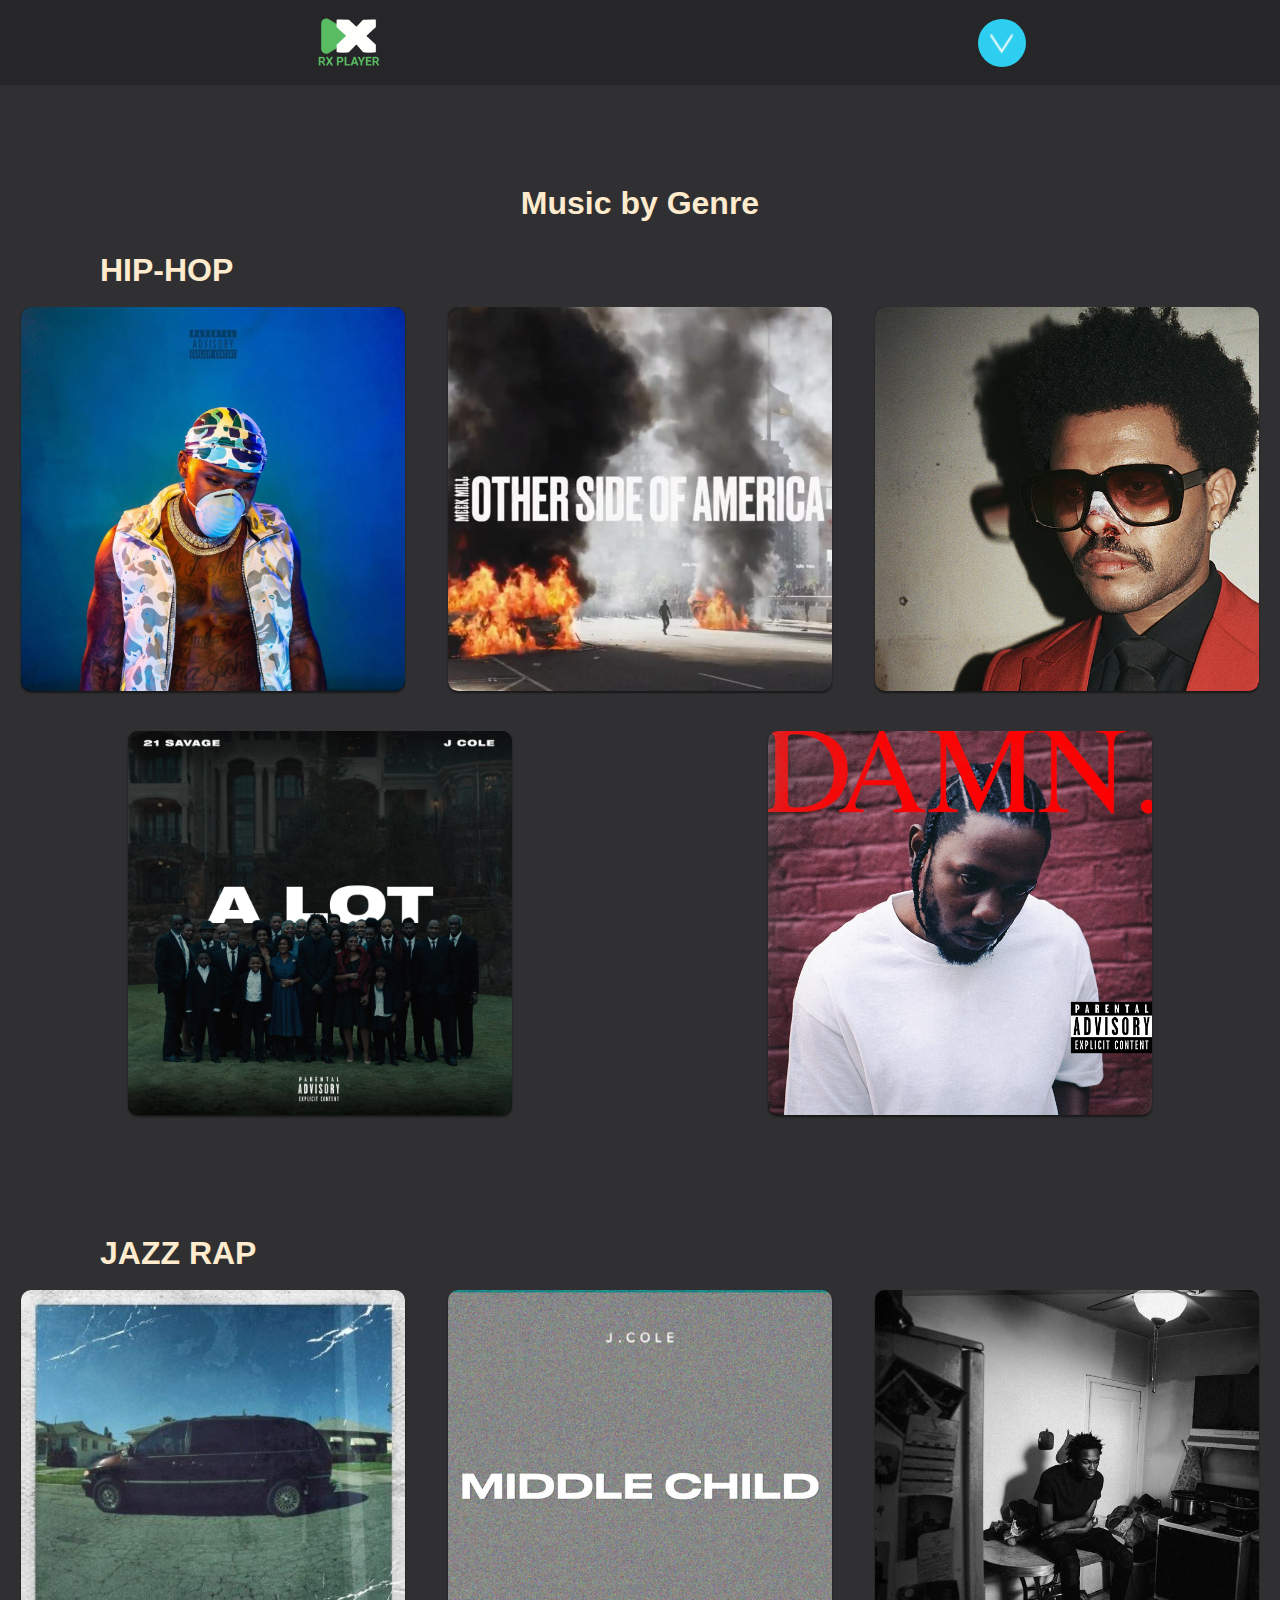
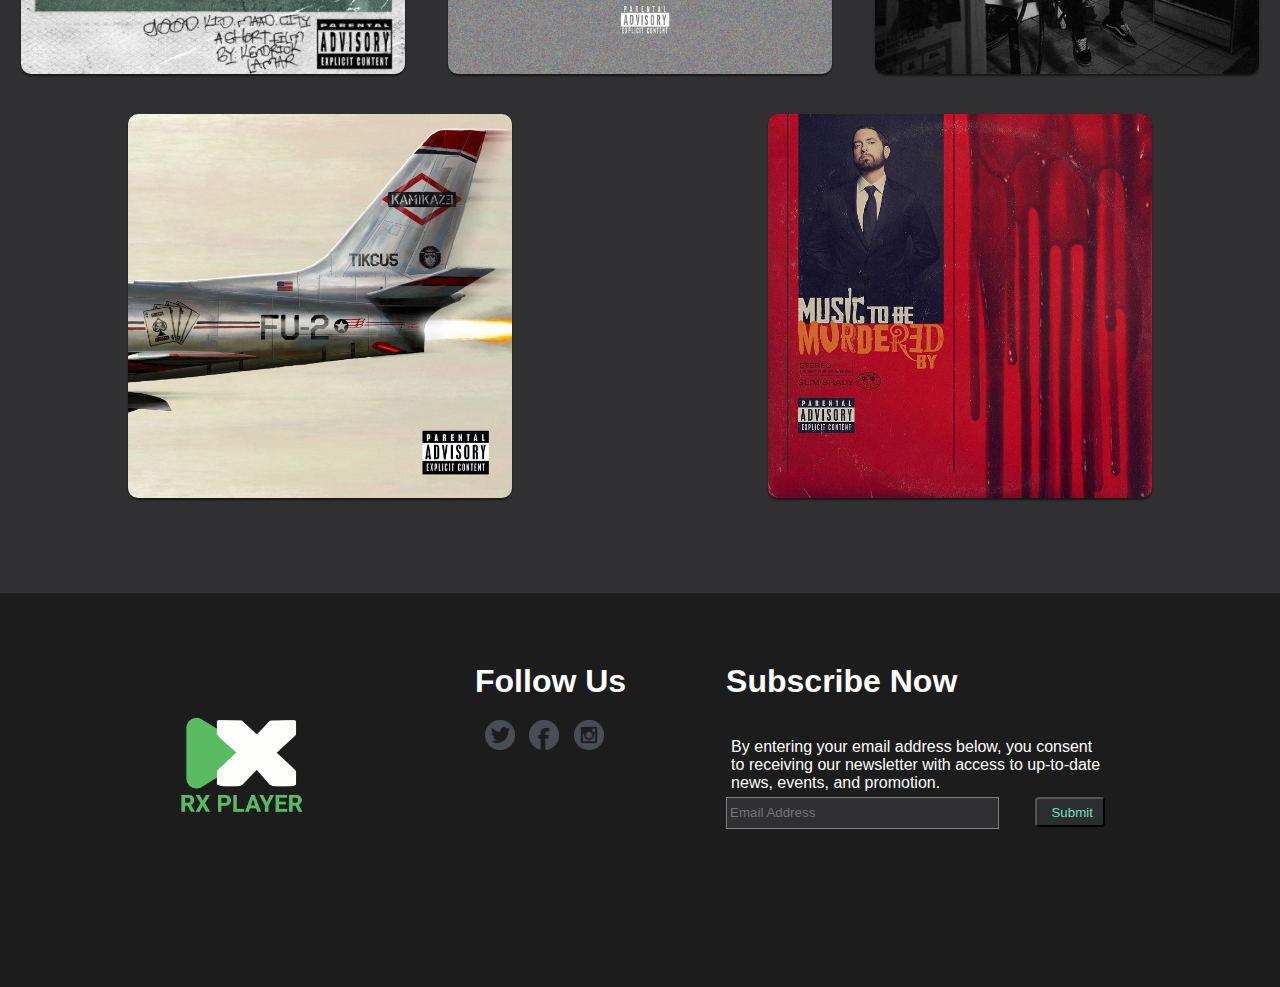
<file: Website/HTML/genre.html>
<!DOCTYPE html>
<html lang="en">
<head>
    <meta charset="UTF-8">
    <meta name="viewport" content="width=device-width, initial-scale=1.0">
    <link rel="stylesheet" href="../CSS/genre.css">
    <title>Document</title>
</head>
<body>
    <header>
        <div class="navbar">
            <a href="../HTML/index.html" class="logo" ><img class="logo1"src="../../Asset/LOGO.png" alt=""></a>
            <div class="icon" >
                <button>
                    <div class="icon-button dropbutton">
                        <img class="button" src="../../Asset/DropButton.png" alt="">
                        <i class="icon-dropbutton"></i><span></span></a>
                    </div>    
                </button>
                <div class="menu">
                    <div class="home"><a class="menu-selection" href="../html/index.html">Home</a></div>
                    <div class="register"><a class="menu-selection" href="../html/registration.html">Register</a></div>
                    <div class="premium"><a class="menu-selection" href="../HTML/premium.html">Premium</a></div>
                    <div class="top"><a class="menu-selection" href="../html/Top10.html">Top 10 Asian Music</a></div>
                    <div class="genre"><a class="menu-selection" href="../HTML/genre.html">Music by Genre</a></div>
                </div>
            </div>
        </div>
    </header>

    <div class="title">
        <h1>Music by Genre</h1>
    </div>
    
    <div class="card-genre">
         <h1>HIP-HOP</h1>
     </div>

    <div class="container-genre">
        <div class="card">
            <img src="../../Asset/1.jpg" alt="">
            <div class="content">
                <h1>ROCKSTAR FT RODDY RICCH</h1>
                <p>DaBaby</p>
            </div>
        </div>
        <div class="card">
            <img src="../../Asset/2.jpg" alt="">
            <div class="content">
                <h1>Otherside of America</h1>
                <p>Meek Mill</p>
            </div>
        </div>
        <div class="card">
            <img src="../../Asset/3.jpg" alt="">
            <div class="content">
                <h1>In Your Eye</h1>
                <p>The Weekend</p>
            </div>
        </div>
        <div class="card">
            <img src="../../Asset/4.jpg" alt="">
            <div class="content">
                <h1>A LOT</h1>
                <p>21 Savage</p>
            </div>
        </div>
        <div class="card">
            <img src="../../Asset/5.jpg" alt="">
            <div class="content">
                <h1>DNA.</h1>
                <p>Kenrick Lamar</p>
            </div>
        </div>
    </div>
    <div class="card-genre jazz">
        <h1>JAZZ RAP</h1>
    </div>

    <div class="container-genre">
        <div class="card">
            <img src="../../Asset/6.jpg" alt="">
            <div class="content">
                <h1>Poetic Justice</h1>
                <p>Kenrick Lamar</p>
            </div>
        </div>
        <div class="card">
            <img src="../../Asset/7.jpg" alt="">
            <div class="content">
                <h1>Middle Child</h1>
                <p>J.Cole</p>
            </div>
        </div>
        <div class="card">
            <img src="../../Asset/8.jpg" alt="">
            <div class="content">
                <h1>Calligraphy</h1>
                <p>Saba</p>
            </div>
        </div>
        <div class="card">
            <img src="../../Asset/9.jpg" alt="">
            <div class="content">
                <h1>Lucky You</h1>
                <p>Eminem</p>
            </div>
        </div>
        <div class="card">
            <img src="../../Asset/10.jpg" alt="">
            <div class="content">
                <h1>Godzilla Ft. Juice WRLD</h1>
                <p>Eminem</p>
            </div>
        </div>
    </div>


    
    <div class="footer">
        <div class="inner-footer">
            <div class="logo-container">
                <img src="../../Asset/LOGO.png" alt="">
            </div>
            <div class="footer-third">
                <h1>Follow Us</h1>
                <div class="social">
                    <a href="https://www.twitter.com"><img class="icon" src="../../Asset/twitter.png" alt=""></a>
                    <a href="https://www.facebook.com"> <img class="icon" src="../../Asset/facebook.png" alt=""></a>
                    <a href="https://www.instagram.com"> <img class="icon" src="../../Asset/instagram.png" alt=""></a>    
                </div>
                </div>
            <div class="footer-third email">
                <h1>Subscribe Now</h1>
                <br>
                <p>By entering your email address below, you consent <br> to receiving our newsletter with access to up-to-date <br> news, events, and promotion.</p>
                <form class="form" action="index.html" method="post">
                    <input type="email" name="email" class="text-input contact-input" placeholder="Email Address">
                    <button type="submit" class="btn btn-big">
                        <p>Submit</p>
                    </button>
                </form>
            </div>
        </div>
    </div>
</body>
</html>
</file>
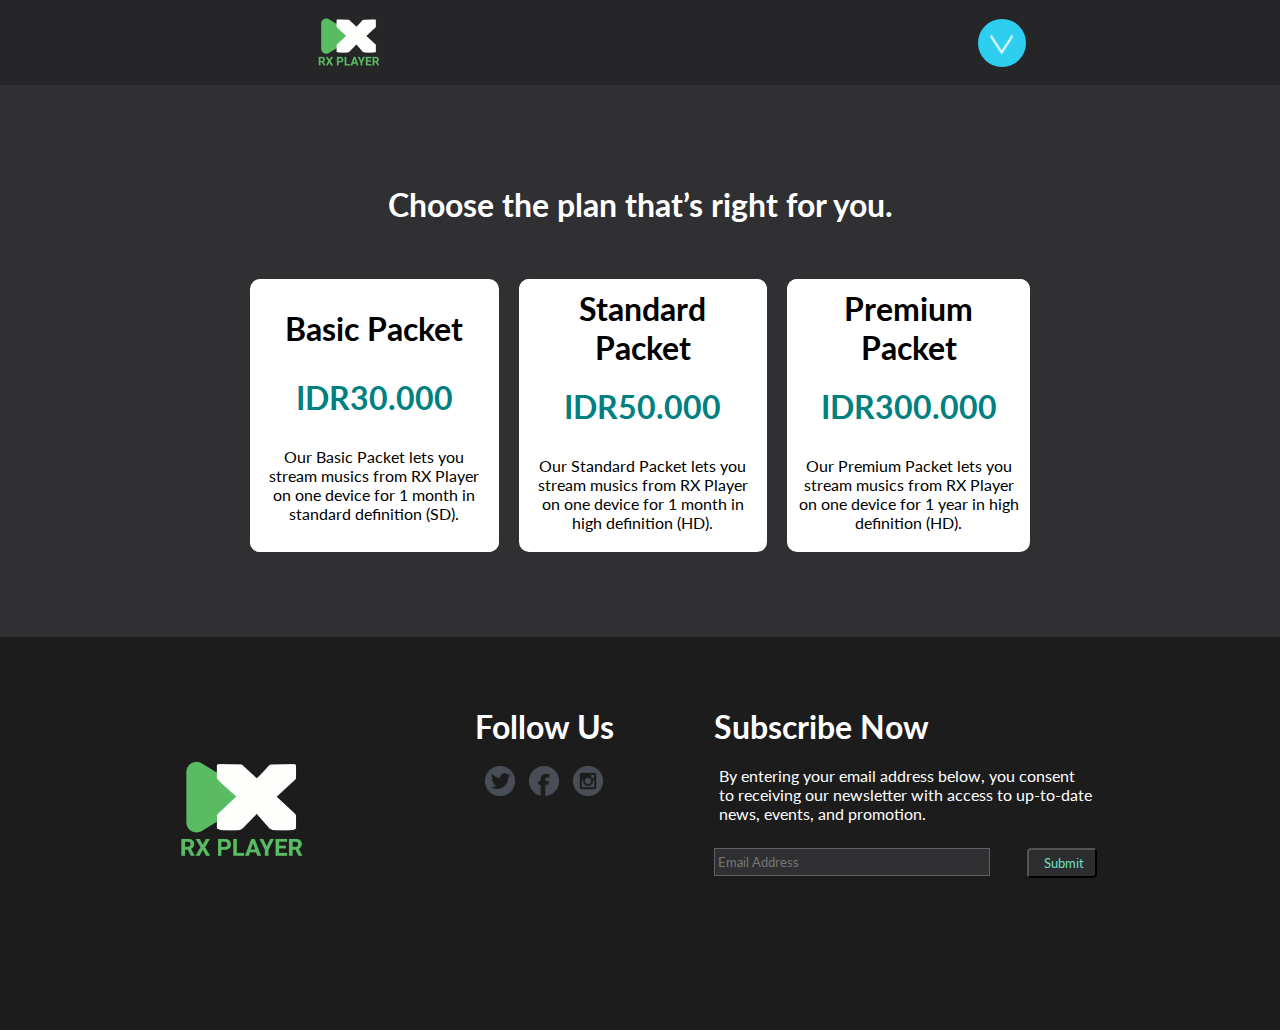
<file: Website/HTML/premium.html>
<!DOCTYPE html>
<html lang="en">
<head>
    <meta charset="UTF-8">
    <meta name="viewport" content="width=device-width, initial-scale=1.0">
    <link rel="stylesheet" href="../CSS/premium.css">
    <link href="https://fonts.googleapis.com/css2?family=Lato:wght@400;700&display=swap" rel="stylesheet">
    <title>Premium</title>
    <script src="https://code.jquery.com/jquery-3.5.1.min.js" integrity="sha256-9/aliU8dGd2tb6OSsuzixeV4y/faTqgFtohetphbbj0=" crossorigin="anonymous"></script>
    <script defer src="../JS/main.js"></script>
</head>
<body>
    <header>
        <div class="navbar">
            <a href="../HTML/index.html" class="logo" ><img class="logo1"src="../../Asset/LOGO.png" alt=""></a>
            <div class="icon" >
                <button>
                    <div class="icon-button dropbutton">
                        <img class="button" src="../../Asset/DropButton.png" alt="">
                        <i class="icon-dropbutton"></i><span></span></a>
                    </div>    
                </button>
                <div class="menu">
                    <div class="home"><a class="menu-selection" href="../html/index.html">Home</a></div>
                    <div class="register"><a class="menu-selection" href="../html/registration.html">Register</a></div>
                    <div class="premium"><a class="menu-selection" href="../HTML/premium.html">Premium</a></div>
                    <div class="top"><a class="menu-selection" href="../html/Top10.html">Top 10 Asian Music</a></div>
                    <div class="genre"><a class="menu-selection" href="../HTML/genre.html">Music by Genre</a></div>
                </div>
            </div>
        </div>
    </header>

    <div class="title">
        <h1>Choose the plan that’s right for you.</h1>
    </div>

    <div class="container-card">
        <div class="card">
            <div class="card-content">
                <div class="card-title pac">
                    <h1>Basic Packet</h1>
                </div>
                <div class="card-price">
                    <h1>IDR30.000</h1>
                </div>
                <div class="card-desc">
                    <p>Our Basic Packet lets you stream musics from RX Player on one device for 1 month in standard definition (SD).</p>
                </div>
            </div>
        </div>
        
        <div class="card">
            <div class="card-content">
                <div class="card-title">
                    <h1>Standard Packet</h1>
                </div>
                <div class="card-price">
                    <h1>IDR50.000</h1>
                </div>
                <div class="card-desc">
                    <p>Our Standard Packet lets you stream musics from RX Player on one device for 1 month in high definition (HD).</p>
                </div>
            </div>
        </div>

        <div class="card">
            <div class="card-content">
                <div class="card-title">
                    <h1>Premium Packet</h1>
                </div>
                <div class="card-price">
                    <h1>IDR300.000</h1>
                </div>
                <div class="card-desc">
                    <p>Our Premium Packet lets you stream musics from RX Player on one device for 1 year in high definition (HD).</p>
                </div>
            </div>
        </div>
    </div>


    <div class="footer">
        <div class="inner-footer">
            <div class="logo-container">
                <img src="../../Asset/LOGO.png" alt="">
            </div>
            <div class="footer-third">
                <h1>Follow Us</h1>
                <div class="social">
                    <a href="https://www.twitter.com"><img class="icon" src="../../Asset/twitter.png" alt=""></a>
                    <a href="https://www.facebook.com"> <img class="icon" src="../../Asset/facebook.png" alt=""></a>
                    <a href="https://www.instagram.com"> <img class="icon" src="../../Asset/instagram.png" alt=""></a>    
                </div>
                </div>
            <div class="footer-third email">
                <h1>Subscribe Now</h1>
                <p>By entering your email address below, you consent <br> to receiving our newsletter with access to up-to-date <br> news, events, and promotion.</p>
                <form id="subs" action="index.html" method="post">
                    <input type="email" name="email" class="text-input contact-input" placeholder="Email Address">
                    <button type="submit" class="btn btn-big">
                        <p>Submit</p>
                    </button>
                </form>
            </div>
        </div>
    </div>

</body>
</html>
</file>
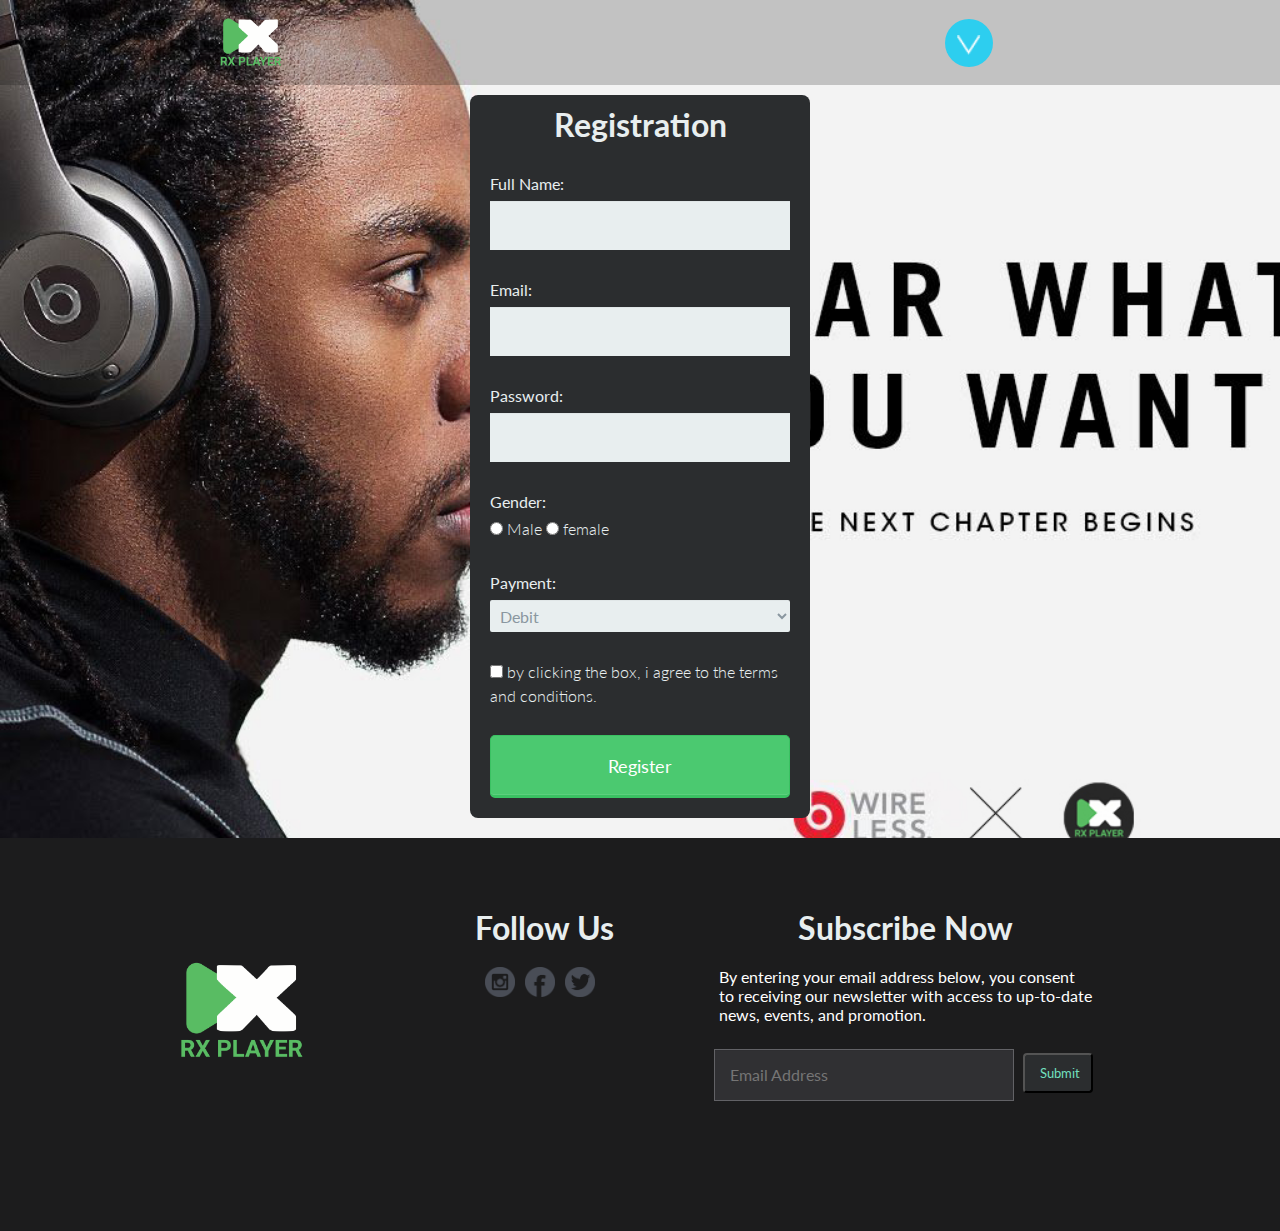
<file: Website/HTML/registration.html>
<!DOCTYPE html>
<html lang="en">
<head>
    <meta charset="UTF-8">
    <meta name="viewport" content="width=device-width, initial-scale=1.0">
    <link rel="stylesheet" href="../CSS/registration.css">
    <link href="https://fonts.googleapis.com/css2?family=Lato:wght@400;700&display=swap" rel="stylesheet">
    <title>Registration</title>
    <script src="https://code.jquery.com/jquery-3.5.1.min.js" integrity="sha256-9/aliU8dGd2tb6OSsuzixeV4y/faTqgFtohetphbbj0=" crossorigin="anonymous"></script>
    
    <script defer src="../JS/main.js"></script>
</head>
<body>
    <header>
        <div class="navbar">
            <a href="../HTML/index.html" class="logo" ><img class="logo1"src="../../Asset/LOGO.png" alt=""></a>
            <div class="icon" >
                <button>
                    <div class="icon-button dropbutton">
                        <img class="button" src="../../Asset/DropButton.png" alt="">
                        <i class="icon-dropbutton"></i><span></span></a>
                    </div>    
                </button>
                <div class="menu">
                    <div class="home"><a class="menu-selection" href="../html/index.html">Home</a></div>
                    <div class="register"><a class="menu-selection" href="../html/registration.html">Register</a></div>
                    <div class="premium"><a class="menu-selection" href="../HTML/premium.html">Premium</a></div>
                    <div class="top"><a class="menu-selection" href="../html/Top10.html">Top 10 Asian Music</a></div>
                    <div class="genre"><a class="menu-selection" href="../HTML/genre.html">Music by Genre</a></div>
                </div>
            </div>
        </div>
    </header>

    <form id="form" action="registration.html" method="GET" >
        <h1>Registration</h1>
        
        <fieldset>
          <label for="name">Full Name:</label>
          <input type="text" id="name" name="user_name" required>
          
          <label for="mail">Email:</label>
          <input type="email" id="mail" name="user_email" required>
          
          <label for="password">Password:</label>
          <input type="password" id="password" name="user_password" required>
          
          <label>Gender:</label>
          <input type="radio" id="male" value="male" name="user_gender"><label for="male" class="light" >Male</label>
          <input type="radio" id="female" value="female" name="user_gender"><label for="female" class="light" >female</label>
       
        </fieldset>
        <fieldset>
        <label for="payment">Payment:</label>
        <select id="payment" name="user_job" >
            <option value="Debit"required>Debit</option>
            <option value="Credit"required>Credit</option>
        </select>
        
          <input type="checkbox" id="terms" value="terms" name="user_terms" required><label class="light" for="terms">by clicking the box, i agree to the terms and conditions.</label><br>
        
        </fieldset>
        <div id="error"></div>
        <button id="register" type="submit">Register</button>
      </form>


      <div class="footer">
        <div class="inner-footer">
            <div class="logo-container">
                <img src="../../Asset/LOGO.png" alt="">
            </div>
            <div class="footer-third">
                <h1>Follow Us</h1>
                <div class="social">
                    <a href="https://www.twitter.com"><img class="icon" src="../../Asset/twitter.png" alt=""></a>
                    <a href="https://www.facebook.com"> <img class="icon" src="../../Asset/facebook.png" alt=""></a>
                    <a href="https://www.instagram.com"> <img class="icon" src="../../Asset/instagram.png" alt=""></a>    
                </div>
                </div>
            <div class="footer-third email">
                <h1>Subscribe Now</h1>
                <p>By entering your email address below, you consent <br> to receiving our newsletter with access to up-to-date <br> news, events, and promotion.</p>
                <form id="subs" action="index.html" method="post">
                    <input type="email" name="email" class="text-input contact-input" placeholder="Email Address">
                    <button type="submit" class="btn btn-big">
                        <p>Submit</p>
                    </button>
                </form>
            </div>
        </div>
    </div>

</body>
</html>
</file>
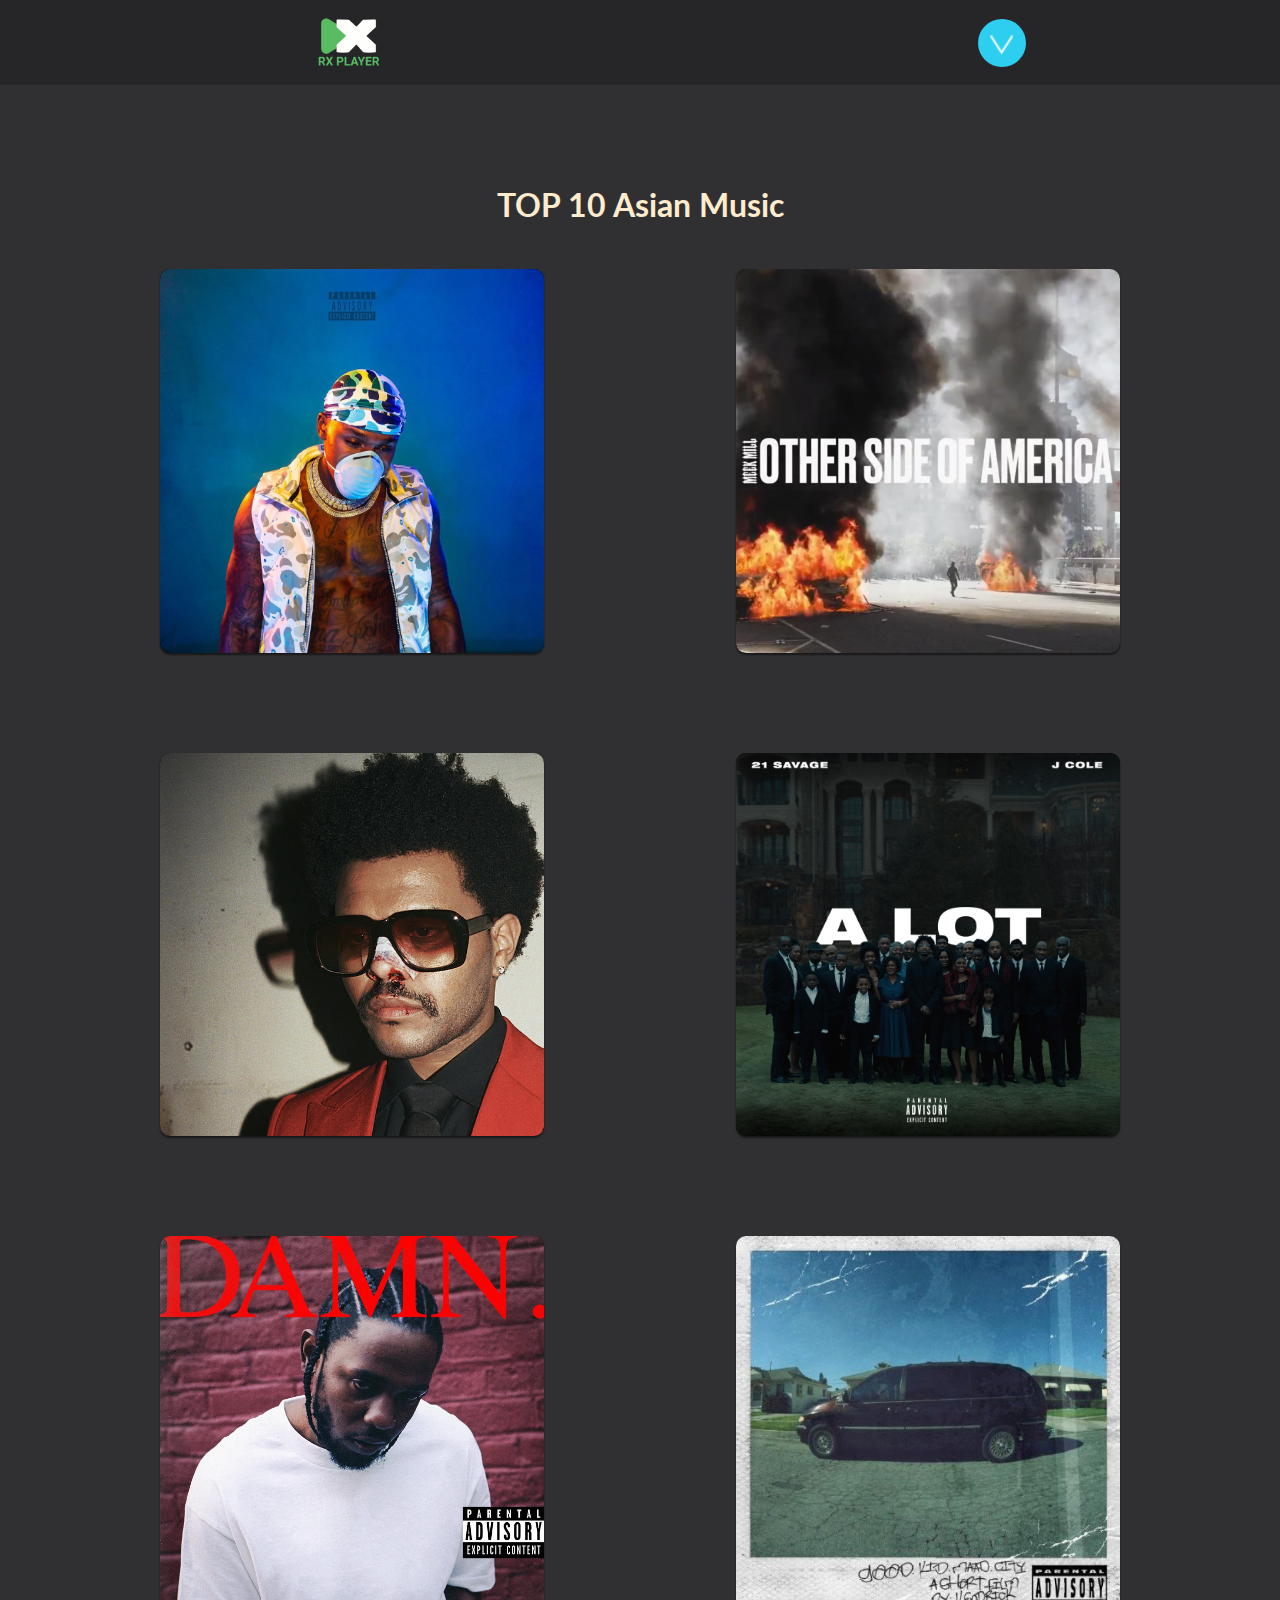
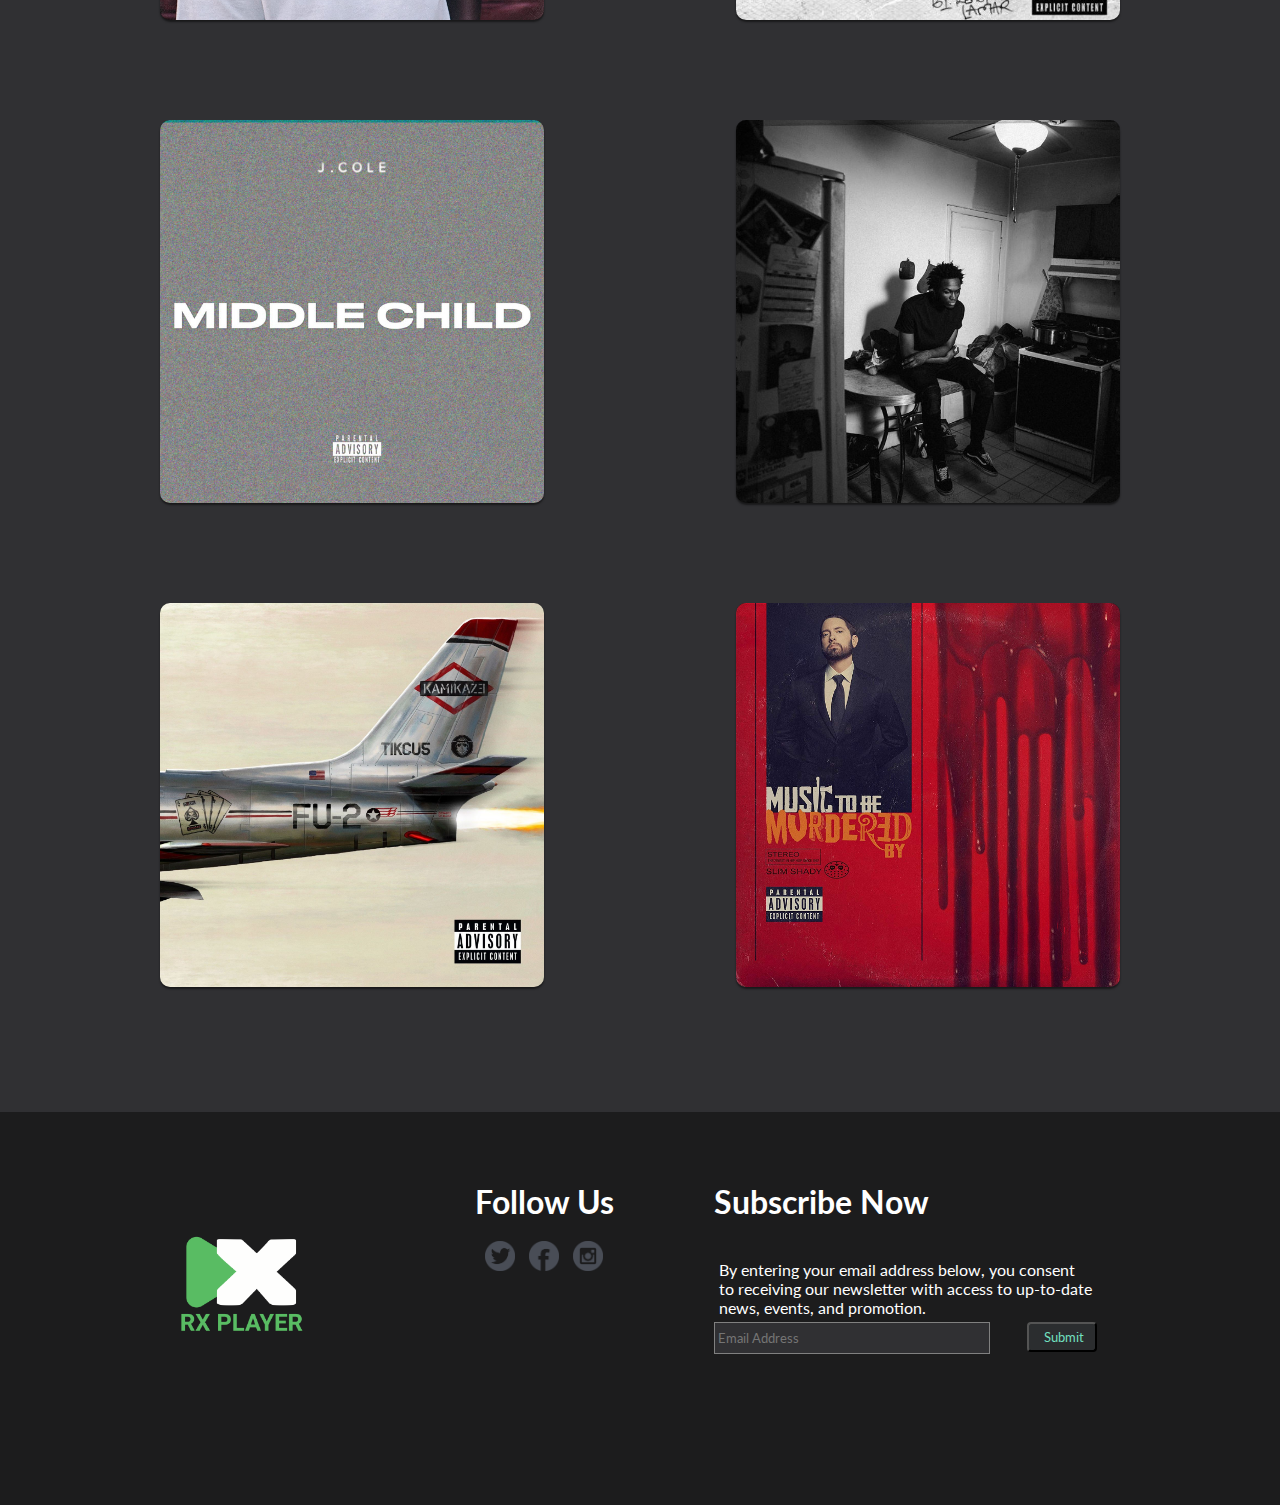
<file: Website/HTML/Top10.html>
<!DOCTYPE html>
<html lang="en">
<head>
    <meta charset="UTF-8">
    <meta name="viewport" content="width=device-width, initial-scale=1.0">

    <link rel="stylesheet" href="../CSS/top10.css">
    <link href="https://fonts.googleapis.com/css2?family=Lato:wght@400;700&display=swap" rel="stylesheet">
    <title>Top 10 Asian Music</title>
    <script src="https://code.jquery.com/jquery-3.5.1.min.js" integrity="sha256-9/aliU8dGd2tb6OSsuzixeV4y/faTqgFtohetphbbj0=" crossorigin="anonymous"></script>
    
</head>
<body>
    <header>
        <div class="navbar">
            <a href="../HTML/index.html" class="logo" ><img class="logo1"src="../../Asset/LOGO.png" alt=""></a>
            <div class="icon" >
                <button>
                    <div class="icon-button dropbutton">
                        <img class="button" src="../../Asset/DropButton.png" alt="">
                        <i class="icon-dropbutton"></i><span></span></a>
                    </div>    
                </button>
                <div class="menu">
                    <div class="home"><a class="menu-selection" href="../html/index.html">Home</a></div>
                    <div class="register"><a class="menu-selection" href="../html/registration.html">Register</a></div>
                    <div class="premium"><a class="menu-selection" href="../HTML/premium.html">Premium</a></div>
                    <div class="top"><a class="menu-selection" href="../html/Top10.html">Top 10 Asian Music</a></div>
                    <div class="genre"><a class="menu-selection" href="../HTML/genre.html">Music by Genre</a></div>
                </div>
            </div>
        </div>
    </header>

    <div class="title">
        <h1>TOP 10 Asian Music</h1>
    </div>
    <div class="container-top10">
        <div class="card">
            <img src="../../Asset/1.jpg" alt="">
            <div class="content">
                <h1>ROCKSTAR FT RODDY RICCH</h1>
                <p>DaBaby</p>
            </div>
        </div>
        <div class="card">
            <img src="../../Asset/2.jpg" alt="">
            <div class="content">
                <h1>Otherside of America</h1>
                <p>Meek Mill</p>
            </div>
        </div>
        <div class="card">
            <img src="../../Asset/3.jpg" alt="">
            <div class="content">
                <h1>In Your Eye</h1>
                <p>The Weekend</p>
            </div>
        </div>
        <div class="card">
            <img src="../../Asset/4.jpg" alt="">
            <div class="content">
                <h1>A LOT</h1>
                <p>21 Savage</p>
            </div>
        </div>
        <div class="card">
            <img src="../../Asset/5.jpg" alt="">
            <div class="content">
                <h1>DNA.</h1>
                <p>Kenrick Lamar</p>
            </div>
        </div>
        <div class="card">
            <img src="../../Asset/6.jpg" alt="">
            <div class="content">
                <h1>Poetic Justice</h1>
                <p>Kenrick Lamar</p>
            </div>
        </div>
        <div class="card">
            <img src="../../Asset/7.jpg" alt="">
            <div class="content">
                <h1>Middle Child</h1>
                <p>J.Cole</p>
            </div>
        </div>
        <div class="card">
            <img src="../../Asset/8.jpg" alt="">
            <div class="content">
                <h1>Calligraphy</h1>
                <p>Saba</p>
            </div>
        </div>
        <div class="card">
            <img src="../../Asset/9.jpg" alt="">
            <div class="content">
                <h1>Lucky You</h1>
                <p>Eminem</p>
            </div>
        </div>
        <div class="card">
            <img src="../../Asset/10.jpg" alt="">
            <div class="content">
                <h1>Godzilla Ft. Juice WRLD</h1>
                <p>Eminem</p>
            </div>
        </div>
    </div>


    <div class="footer">
        <div class="inner-footer">
            <div class="logo-container">
                <img src="../../Asset/LOGO.png" alt="">
            </div>
            <div class="footer-third">
                <h1>Follow Us</h1>
                <div class="social">
                    <a href="https://www.twitter.com"><img class="icon" src="../../Asset/twitter.png" alt=""></a>
                    <a href="https://www.facebook.com"> <img class="icon" src="../../Asset/facebook.png" alt=""></a>
                    <a href="https://www.instagram.com"> <img class="icon" src="../../Asset/instagram.png" alt=""></a>    
                </div>
                </div>
            <div class="footer-third email">
                <h1>Subscribe Now</h1>
                <br>
                <p>By entering your email address below, you consent <br> to receiving our newsletter with access to up-to-date <br> news, events, and promotion.</p>
                <form class="form" action="index.html" method="post">
                    <input type="email" name="email" class="text-input contact-input" placeholder="Email Address">
                    <button type="submit" class="btn btn-big">
                        <p>Submit</p>
                    </button>
                </form>
            </div>
        </div>
    </div>
</body>
</html>
</file>
<file: Website/CSS/genre.css>
*{
    margin: 0;
    padding: 0;
    font-family: 'Lato', sans-serif;
    background-color: #303033;
}
body, html{
    align-items: center;
    justify-content: center;
}
/* NAVBAR */
.navbar{
    z-index: 101;
    display: flex;
    justify-content: space-around;
    align-items: center;
    height: 85px;
    background: inherit;
    background-color: rgba(0, 0, 0, 0.2);
}
.icon button{
    background: none;
    border: none;
}
.logo{
    cursor: pointer;
    background: none;
}
.logo1{
    background: none;
}
.logo img{
    width: 150px;
}
.drop{
    background-color: rgba(0, 0, 0, 0);
}
/* icon */
.icon{
    margin: 50px;
    background-color: rgba(0, 0, 0, 0);
}
.icon-button {
    background-color: #2DCEEF;
	border-radius: 3.6rem;
	cursor: pointer;
	display: inline-block;
	font-size: 2.0rem;
	height: 3rem;
	line-height: 3rem;
	margin: 0 5px;
	position: relative;
	text-align: center;
    width: 3rem;
}

/* Circle */
.icon-button span {
    z-index: -1;
	border-radius: 0;
	height: 0;
	left: 50%;
	margin: 0;
	position: absolute;
	top: 50%;
	-webkit-transition: all 0.3s;
	   -moz-transition: all 0.3s;
	     -o-transition: all 0.3s;
	        transition: all 0.3s;
    width: 0;
    background-color: #2DEFCE;
}
.icon-button:hover span {
	width: 3.6rem;
	height: 3.6rem;
	border-radius: 3.6rem;
	margin: -1.8rem;
}
.button{
    width: 1.5rem;
	height: 1.2rem;
    background-color: rgba(0, 0, 0, 0);
}
.dropbutton{
    z-index: 1;
}
/* drop down */
.menu{
    margin-left: -40px;
    z-index: 200;
    margin-top: 15px;
    width: 140px;
    height: 300px;
    border-radius: 10px;
    position: absolute;
    align-items: center;
    background-color: white;
    display: flex;
    flex-direction: column;
    opacity: 0;
    pointer-events: none;
    transition: all 0.4s ease;
    transform: translateY(-10px);
}
.menu-selection{
    height: 100%;
    width: 100%;
}
.home, .register, .premium, .top, .genre{
    text-align: center;
    background-color: white;
    font-size: 1.1rem;
    height: 100%;
    width: 100%;
    padding-top: 18px;
    
}
.home{
    border-radius: 10px 10px 0px 0px;
}
.genre{
    border-radius: 0px 0px 10px 10px;
}
.home a, .register a, .premium a, .top a, .genre a{
    color: black;
    text-decoration: none;
    background-color: transparent;
}
/* hover dropdown */
.home:hover, .register:hover, .premium:hover, .top:hover, .genre:hover{
    
    pointer-events: visible;
    background-color: #2DEFCE;
}
/* animation dropdown */
.icon button:focus+ .menu{
    opacity: 1;
    pointer-events: visible;
    transform: translateY(10px);
}

/* END NAVBAR */


/* GENRE */


.card-genre{
    width: 80%;
    height: 100px;
    color: blanchedalmond;
    margin-top: 100px;
    margin-bottom: -130px;
    PADDING-left: 100px;
}
/*  */


/* CONTENT */
.container-genre{
    margin: 65px auto;
    display: flex;
    justify-content: space-around;
    flex-wrap: wrap;
} 
.title{
    text-align: center;
    color: blanchedalmond;
    background: transparent;
    margin-top: 100px;
    margin-bottom: -70px;
}
.card{
    width: 30%;
    position: relative;
    display: flex;
    border-radius: 10px;
    box-shadow: 0 2px 2px rgba(0, 0, 0, 0.5);
    overflow: hidden;
    margin: 20px;
	-webkit-transition: all 0.3s;
    -moz-transition: all 0.3s;
      -o-transition: all 0.3s;
         transition: all 0.3s;   
}
.card:after{
    content: "";
    display: block;
    padding-bottom: 100%;
}
.card:hover{
    transform: scale(1.03);
}
.card:hover:before{
    opacity: 1;
}
.card:hover .content{
    opacity: 0;
    transform: translateY(0);
}
.card:before{
    content: '';
    position: absolute;
    top: 0;
    left: 0;
    width: 100%;
    z-index: 2;
    transition: 0.5s;
    background-color: black;
    opacity: 0;
}

.card img{
    height: 100%;
    position: absolute;
}

.content{
    padding-top: 45%;
    font-size: 0.6rem;
    width: 100%;
    height: 100%;
    background-color: black;
    text-align: center;
    margin: auto;
}
.content p, .content h1{
    color: blanchedalmond;
    background: transparent;
}
.content p{
    font-size: 0.7rem;
}
.card:hover .content{

    opacity: 0.8;
}
@media(max-width: 800px){
    .card{
        width: 80%;
    }
}



/* end body */


/* Footer */
.footer{
    z-index: 100;
    width: 100%;
    display: block;
    overflow: hidden;
    padding: 70px 0;
    box-sizing: border-box;
    background: #1c1c1d;
    color: white;
    margin-top: 10px;
    position: absolute;
}

.inner-footer{
    display: block;
    margin: 0 auto;
    width: 1100px;
    height: 100%;
    position: relative;
    
}

.inner-footer .logo-container{
    width: 35%;
    float: left;
    display: block;
    
    background: none;
}

.inner-footer .logo-container img{
    width: 300px;
    height: auto;
    margin-top: -50px;
    background: none;
}

.inner-footer .footer-third{
    width: calc(22% -20px);
    margin-right: 100px;
    float: left;
    height: 100%;
    
    background: none;
}
.footer-third a{
    background-color: transparent;
}
.inner-footer .footer-third:last-child{
    margin-right: 0;
    
}
.inner-footer .footer-third h1{
    display: block;
    width: 100%;
    margin-bottom: 15px;
    
    background: none;
}
.inner-footer .footer-third p{
    display: block;
    width: 100%;
    padding: 5px;
    background: none;
}

.social{
    display: inline-block;
    padding: 0 5px;
    
    background: none;
}
.icon{
    width: 30px;
    margin: 5px;
    
    background: none;
}
.btn{
    background: #2B2D2F;
    height: 30px;
    width: 70px;
    border-radius: 4px;
    padding-right: 6px;
    float: right;
    
}
.btn p {
    font: bold .7rem/1;
    color: #71DFBE;
    background: transparent;
  }

.contact-input{
    width: 70%;
    background: #303033;
    color: aliceblue;
    line-height: 1.5rem;
    padding: 3px;
    border: 1px solid gray;
    
}
#subs{
    margin-top: 20px;
    background-color: transparent;
}
#subs .text-input{
    width: 70%;
    height: 20px;
    background-color: #303033;
    border: 1px solid #626266;;
}
form{
    background: transparent;
}
@media(max-width: 800px){
    .footer .inner-footer{
        width: 90%;
    }
    .logo-container, .footer-third{
        width: 100%;
        margin-bottom: 30px;
        text-align: center;
    }
    .inner-footer .logo-container img{
        margin: -80px;
    }
    #subs .text-input{
        width: 70%;
        
    }
    .btn{
        height: 45px;
    }
    .logo-container{
        margin-left: 32%;
    }
}
</file>
<file: Website/CSS/premium.css>
*{
    margin: 0;
    padding: 0;
    font-family: 'Lato', sans-serif;
    background-color: #303033;
}
/* NAVBAR */
.navbar{
    z-index: 101;
    display: flex;
    justify-content: space-around;
    align-items: center;
    height: 85px;
    background: inherit;
    background-color: rgba(0, 0, 0, 0.2);
}
.icon button{
    background: none;
    border: none;
}
.logo{
    cursor: pointer;
    background: none;
}
.logo1{
    background: none;
}
.logo img{
    width: 150px;
}
.drop{
    background-color: rgba(0, 0, 0, 0);
}
/* icon */
.icon{
    margin: 50px;
    background-color: rgba(0, 0, 0, 0);
}
.icon-button {
    background-color: #2DCEEF;
	border-radius: 3.6rem;
	cursor: pointer;
	display: inline-block;
	font-size: 2.0rem;
	height: 3rem;
	line-height: 3rem;
	margin: 0 5px;
	position: relative;
	text-align: center;
    width: 3rem;
}

/* Circle */
.icon-button span {
    z-index: -1;
	border-radius: 0;
	height: 0;
	left: 50%;
	margin: 0;
	position: absolute;
	top: 50%;
	-webkit-transition: all 0.3s;
	   -moz-transition: all 0.3s;
	     -o-transition: all 0.3s;
	        transition: all 0.3s;
    width: 0;
    background-color: #2DEFCE;
}
.icon-button:hover span {
	width: 3.6rem;
	height: 3.6rem;
	border-radius: 3.6rem;
	margin: -1.8rem;
}
.button{
    width: 1.5rem;
	height: 1.2rem;
    background-color: rgba(0, 0, 0, 0);
}
.dropbutton{
    z-index: 1;
}
/* drop down */
.menu{
    margin-left: -40px;
    z-index: 200;
    margin-top: 15px;
    width: 140px;
    height: 300px;
    border-radius: 10px;
    position: absolute;
    align-items: center;
    background-color: white;
    display: flex;
    flex-direction: column;
    opacity: 0;
    pointer-events: none;
    transition: all 0.4s ease;
    transform: translateY(-10px);
}
.menu-selection{
    height: 100%;
    width: 100%;
}
.home, .register, .premium, .top, .genre{
    text-align: center;
    background-color: white;
    font-size: 1.1rem;
    height: 100%;
    width: 100%;
    padding-top: 18px;
    
}
.home{
    border-radius: 10px 10px 0px 0px;
}
.genre{
    border-radius: 0px 0px 10px 10px;
}
.home a, .register a, .premium a, .top a, .genre a{
    color: black;
    text-decoration: none;
    background-color: transparent;
}
/* hover dropdown */
.home:hover, .register:hover, .premium:hover, .top:hover, .genre:hover{
    
    pointer-events: visible;
    background-color: #2DEFCE;
}
/* animation dropdown */
.icon button:focus+ .menu{
    opacity: 1;
    pointer-events: visible;
    transform: translateY(10px);
}

/* END NAVBAR */








.title{
    color: white;
    text-align: center;
    margin: 100px;
}
/* Card */

.container-card{
    width: 800px;
    margin: 65px auto;
    margin-top: -55px;
    display: flex;
}

.card{
    border-radius: 10px;
    background-color: white;
    overflow: hidden;
    margin: 10px;
	-webkit-transition: all 0.3s;
    -moz-transition: all 0.3s;
      -o-transition: all 0.3s;
         transition: all 0.3s;
}
.card-price h1{
    margin-top: 10px;
    background-color: white;
    color: teal;
    margin-bottom: 30px;
}
.card-image{
    height: 150px;
    background-color: #666;
}

.card-content{
    background-color: white;
    text-align: center;
    padding-bottom: 20px;
    height: 100%;
}
.card-title h1, .card-desc p{
    background-color: white;  
}
.card-title h1{
    padding: 10px;
}
.card-desc p{
    padding-left: 10px;
    padding-right: 10px;
}
.card:hover{
    transform: scale(1.2);
    box-shadow: 0 20px 40px -14px rgba(0, 255, 157, 0.25);
}
.pac{
    margin-top: 20px;
    margin-bottom: 20px;
}
@media(max-width: 800px){
    .container-card{
        width: 50%;
        flex-wrap: wrap;
    }
    .pac{
        margin: 0px;
    }
}



/* footer */
.footer{
    z-index: 100;
    width: 100%;
    display: block;
    overflow: hidden;
    padding: 70px 0;
    box-sizing: border-box;
    background: #1c1c1d;
    color: white;
    margin-top: 10px;
    position: absolute;
}

.inner-footer{
    display: block;
    margin: 0 auto;
    width: 1100px;
    height: 100%;
    position: relative;
    
}

.inner-footer .logo-container{
    width: 35%;
    float: left;
    display: block;
    
    background: none;
}

.inner-footer .logo-container img{
    width: 300px;
    height: auto;
    margin-top: -50px;
    background: none;
}

.inner-footer .footer-third{
    width: calc(22% -20px);
    margin-right: 100px;
    float: left;
    height: 100%;
    
    background: none;
}
.footer-third a{
    background-color: transparent;
}
.inner-footer .footer-third:last-child{
    margin-right: 0;
    
}
.inner-footer .footer-third h1{
    display: block;
    width: 100%;
    margin-bottom: 15px;
    
    background: none;
}
.inner-footer .footer-third p{
    display: block;
    width: 100%;
    padding: 5px;
    background: none;
}

.social{
    display: inline-block;
    padding: 0 5px;
    
    background: none;
}
.icon{
    width: 30px;
    margin: 5px;
    
    background: none;
}
.btn{
    background: #2B2D2F;
    height: 30px;
    width: 70px;
    border-radius: 4px;
    padding-right: 6px;
    float: right;
    
}
.btn p {
    font: bold .7rem/1;
    color: #71DFBE;
    background: transparent;
  }

.contact-input{
    background: #303033;
    color: aliceblue;
    line-height: 1.5rem;
    padding: 3px;
    border: 1px solid gray;
    
}
#subs{
    margin-top: 20px;
    background-color: transparent;
}
#subs .text-input{
    width: 70%;
    height: 20px;
    background-color: #303033;
    border: 1px solid #626266;;
}

@media(max-width: 800px){
    .footer .inner-footer{
        width: 90%;
    }
    .logo-container, .footer-third{
        width: 100%;
        margin-bottom: 30px;
        text-align: center;
    }
    .inner-footer .logo-container img{
        margin: -80px;
    }
    #subs .text-input{
        width: 70%;
        
    }
    .btn{
        height: 45px;
    }
    .logo-container{
        margin-left: 32%;
    }
}
</file>
<file: Website/CSS/registration.css>
*{
    margin: 0;
    padding: 0;
    font-family: 'Lato', sans-serif;
}
html{
    background: url('../../Asset/background.jpg') no-repeat center center fixed;
    background-size: cover;
}
.body{
    background-attachment: fixed;
    background-size: cover;
    background-position: top;
    
}
/* navbar */

.navbar{
    z-index: 101;
    display: flex;
    justify-content: space-around;
    align-items: center;
    width: 100%;
    height: 85px;
    background: inherit;
    position: relative;
    background-color: rgba(0, 0, 0, 0.2);
    
}
.icon button{
    background: none;
    border: none;
}
.logo{
    cursor: pointer;
    background: none;
    margin-left: -130px;
}
.logo1{
    background: none;
}
.logo img{
    width: 150px;
}
.drop{
    background-color: rgba(0, 0, 0, 0);
}
/* icon */
.icon{
    float: right;
    margin: 100px;
    background-color: rgba(0, 0, 0, 0);
}
.icon-button {
    background-color: #2DCEEF;
	border-radius: 3.6rem;
	cursor: pointer;
	display: inline-block;
	font-size: 2.0rem;
	height: 3rem;
	line-height: 3rem;
	margin: 0 5px;
	position: relative;
	text-align: center;
    width: 3rem;
}

/* Circle */
.icon-button span {
    z-index: -1;
	border-radius: 0;
	height: 0;
	left: 50%;
	margin: 0;
	position: absolute;
	top: 50%;
	-webkit-transition: all 0.3s;
	   -moz-transition: all 0.3s;
	     -o-transition: all 0.3s;
	        transition: all 0.3s;
    width: 0;
    background-color: #2DEFCE;
}
.icon-button:hover span {
	width: 3.6rem;
	height: 3.6rem;
	border-radius: 3.6rem;
	margin: -1.8rem;
}
.button{
    width: 1.5rem;
	height: 1.2rem;
    background-color: rgba(0, 0, 0, 0);
}
.dropbutton{
    z-index: 1;
}
/* drop down */
.menu{
    z-index: 200;
    margin-top: 15px;
    width: 140px;
    height: 300px;
    border-radius: 10px;
    position: absolute;
    align-items: center;
    background-color: white;
    display: flex;
    flex-direction: column;
    opacity: 0;
    pointer-events: none;
    transition: all 0.4s ease;
    transform: translateY(-10px);
}
.menu-selection{
    height: 100%;
    width: 100%;
}
.home, .register, .premium, .top, .genre{
    text-align: center;
    background-color: white;
    font-size: 1.1rem;
    height: 100%;
    width: 100%;
    padding-top: 18px;
    
}
.home{
    border-radius: 10px 10px 0px 0px;
}
.genre{
    border-radius: 0px 0px 10px 10px;
}
.home a, .register a, .premium a, .top a, .genre a{
    color: black;
    text-decoration: none;
    background-color: transparent;
}
/* hover dropdown */
.home:hover, .register:hover, .premium:hover, .top:hover, .genre:hover{
    
    pointer-events: visible;
    background-color: #2DEFCE;
}
/* animation dropdown */
.icon button:focus+ .menu{
    opacity: 1;
    pointer-events: visible;
    transform: translateY(10px);
}




/* regist */
  #form {
    max-width: 300px;
    margin: 10px auto;
    padding: 10px 20px;
    background: #2B2D2F;
    border-radius: 8px;
    
  }
  
  h1 {
    margin: 0 0 30px 0;
    text-align: center;
    color: #e8eeef;
  }
  
  input[type="text"],
  input[type="password"],
  input[type="date"],
  input[type="datetime"],
  input[type="email"],
  input[type="number"],
  input[type="search"],
  input[type="tel"],
  input[type="time"],
  input[type="url"],
  textarea,
  select {
    background: rgba(255,255,255,0.1);
    border: none;
    font-size: 16px;
    height: auto;
    margin: 0;
    outline: 0;
    padding: 15px;
    width: 100%;
    background-color: #e8eeef;
    color: #8a97a0;
    box-shadow: 0 1px 0 rgba(0,0,0,0.03) inset;
    margin-bottom: 30px;
  }
  #name, #mail, #password{
    width: 270px;
  }
  input[type="radio"],
  input[type="checkbox"] {
    margin: 0 4px 8px 0;
  }
  
  select {
    padding: 6px;
    height: 32px;
    border-radius: 2px;
  }
  
  #register {
    padding: 19px 39px 18px 39px;
    color: #FFF;
    background-color: #4bc970;
    font-size: 18px;
    text-align: center;
    font-style: normal;
    border-radius: 5px;
    width: 100%;
    border: 1px solid #3ac162;
    border-width: 1px 1px 3px;
    box-shadow: 0 -1px 0 rgba(255,255,255,0.1) inset;
    margin-bottom: 10px;
  }
  
  fieldset {
    margin-bottom: 30px;
    border: none;
  }
  
  
  label {
    display: block;
    margin-bottom: 8px;
    color: #e8eeef;
  }
  
  label.light {
    font-weight: 300;
    display: inline;
  }
  
  .number {
    background-color: #5fcf80;
    color: #fff;
    height: 30px;
    width: 30px;
    display: inline-block;
    font-size: 0.8em;
    margin-right: 4px;
    line-height: 30px;
    text-align: center;
    text-shadow: 0 1px 0 rgba(255,255,255,0.2);
    border-radius: 100%;
  }
  #error{
    color: red;
    margin: 0 0 30px 0;
    text-align: center;
  } 
  @media screen and (min-width: 800px) {
  
    form {
      max-width: 800px;
    }
  
  }

  /* footer */
.footer{
    z-index: 100;
    width: 100%;
    display: block;
    overflow: hidden;
    padding: 70px 0;
    box-sizing: border-box;
    background: #1c1c1d;
    color: white;
    margin-top: 10px;
    position: absolute;
}

.inner-footer{
    display: block;
    margin: 0 auto;
    width: 1100px;
    height: 100%;
    position: relative;
    
}

.inner-footer .logo-container{
    width: 35%;
    float: left;
    display: block;
    
    background: none;
}
.inner-footer .logo-container img{
    width: 300px;
    height: auto;
    margin-top: -50px;
    background: none;
}

.inner-footer .footer-third{
    width: calc(22% -20px);
    margin-right: 100px;
    float: left;
    height: 100%;
    
    background: none;
}
.inner-footer .footer-third:last-child{
    margin-right: 0;
    
}
.inner-footer .footer-third h1{
    display: block;
    width: 100%;
    margin-bottom: 15px;
    
    background: none;
}
.inner-footer .footer-third p{
    display: block;
    width: 100%;
    padding: 5px;
    background: none;
}

.social{
    display: inline-block;
    padding: 0 5px;
    
    background: none;
}
.icon{
    width: 30px;
    margin: 5px;
    
    background: none;
}
.btn{
    background: #2B2D2F;
    height: 40px;
    width: 70px;
    border-radius: 4px;
    padding-right: 6px;
    float: right;
    margin-top: 4px;
    margin-right: 4px;
    
}
.btn p {
    font: bold .7rem/1;
    color: #71DFBE;
    background: transparent;
  }

.contact-input{
    background: #303033;
    color: aliceblue;
    line-height: 1.5rem;
    padding: 3px;
    border: 1px solid gray;
    
}
#subs{
    margin-top: 20px;
    
}
#subs .text-input{
    width: 70%;
    height: 20px;
    background-color: #303033;
    border: 1px solid #626266;;
}

@media(max-width: 800px){
    .footer .inner-footer{
        width: 90%;
    }
    .logo-container, .footer-third{
        width: 100%;
        margin-bottom: 30px;
        text-align: center;
    }
    #subs .text-input{
        width: 70%;
        
    }
    .inner-footer .logo-container img{
        margin: -80px;
    }
    .btn{
        height: 45px;
    }
    .logo-container{
        margin-left: 32%;
    }
}
</file>
<file: Website/CSS/top10.css>
*{
    margin: 0;
    padding: 0;
    font-family: 'Lato', sans-serif;
    background-color: #303033;
}
body, html{
    align-items: center;
    justify-content: center;
}
/* NAVBAR */
.navbar{
    z-index: 101;
    display: flex;
    justify-content: space-around;
    align-items: center;
    height: 85px;
    background: inherit;
    background-color: rgba(0, 0, 0, 0.2);
}
.icon button{
    background: none;
    border: none;
}
.logo{
    cursor: pointer;
    background: none;
}
.logo1{
    background: none;
}
.logo img{
    width: 150px;
}
.drop{
    background-color: rgba(0, 0, 0, 0);
}
/* icon */
.icon{
    margin: 50px;
    background-color: rgba(0, 0, 0, 0);
}
.icon-button {
    background-color: #2DCEEF;
	border-radius: 3.6rem;
	cursor: pointer;
	display: inline-block;
	font-size: 2.0rem;
	height: 3rem;
	line-height: 3rem;
	margin: 0 5px;
	position: relative;
	text-align: center;
    width: 3rem;
}

/* Circle */
.icon-button span {
    z-index: -1;
	border-radius: 0;
	height: 0;
	left: 50%;
	margin: 0;
	position: absolute;
	top: 50%;
	-webkit-transition: all 0.3s;
	   -moz-transition: all 0.3s;
	     -o-transition: all 0.3s;
	        transition: all 0.3s;
    width: 0;
    background-color: #2DEFCE;
}
.icon-button:hover span {
	width: 3.6rem;
	height: 3.6rem;
	border-radius: 3.6rem;
	margin: -1.8rem;
}
.button{
    width: 1.5rem;
	height: 1.2rem;
    background-color: rgba(0, 0, 0, 0);
}
.dropbutton{
    z-index: 1;
}
/* drop down */
.menu{
    margin-left: -40px;
    z-index: 200;
    margin-top: 15px;
    width: 140px;
    height: 300px;
    border-radius: 10px;
    position: absolute;
    align-items: center;
    background-color: white;
    display: flex;
    flex-direction: column;
    opacity: 0;
    pointer-events: none;
    transition: all 0.4s ease;
    transform: translateY(-10px);
}
.menu-selection{
    height: 100%;
    width: 100%;
}
.home, .register, .premium, .top, .genre{
    text-align: center;
    background-color: white;
    font-size: 1.1rem;
    height: 100%;
    width: 100%;
    padding-top: 18px;
    
}
.home{
    border-radius: 10px 10px 0px 0px;
}
.genre{
    border-radius: 0px 0px 10px 10px;
}
.home a, .register a, .premium a, .top a, .genre a{
    color: black;
    text-decoration: none;
    background-color: transparent;
}
/* hover dropdown */
.home:hover, .register:hover, .premium:hover, .top:hover, .genre:hover{
    
    pointer-events: visible;
    background-color: #2DEFCE;
}
/* animation dropdown */
.icon button:focus+ .menu{
    opacity: 1;
    pointer-events: visible;
    transform: translateY(10px);
}

/* END NAVBAR */







/* Songs */
.container-top10{
    width: 90%;
    margin: 65px auto;
    display: flex;
    justify-content: space-around;
    flex-wrap: wrap;
} 
.title{
    text-align: center;
    color: blanchedalmond;
    background: transparent;
    margin-top: 100px;
    margin-bottom: -70px;
}
.card{
    width: 33.3%;
    position: relative;
    display: flex;
    border-radius: 10px;
    box-shadow: 0 2px 2px rgba(0, 0, 0, 0.5);
    overflow: hidden;
    margin: 50px;
	-webkit-transition: all 0.3s;
    -moz-transition: all 0.3s;
      -o-transition: all 0.3s;
         transition: all 0.3s;   
}
.card:after{
    content: "";
    display: block;
    padding-bottom: 100%;
}
.card:hover{
    transform: scale(1.03);
}
.card:hover:before{
    opacity: 1;
}
.card:hover .content{
    opacity: 0;
    transform: translateY(0);
}
.card:before{
    content: '';
    position: absolute;
    top: 0;
    left: 0;
    width: 100%;
    z-index: 2;
    transition: 0.5s;
    background-color: black;
    opacity: 0;
}

.card img{
    height: 100%;
    position: absolute;
}

.content{
    padding-top: 45%;
    font-size: 0.6rem;
    width: 100%;
    height: 100%;
    background-color: black;
    text-align: center;
    margin: auto;
}
.content p, .content h1{
    color: blanchedalmond;
    background: transparent;
}
.content p{
    font-size: 0.7rem;
}
.card:hover .content{

    opacity: 0.8;
}
@media(max-width: 800px){
    .card{
        width: 80%;
    }
}



/* end body */

/* Footer */
.footer{
    z-index: 100;
    width: 100%;
    display: block;
    overflow: hidden;
    padding: 70px 0;
    box-sizing: border-box;
    background: #1c1c1d;
    color: white;
    margin-top: 10px;
    position: absolute;
}

.inner-footer{
    display: block;
    margin: 0 auto;
    width: 1100px;
    height: 100%;
    position: relative;
    
}

.inner-footer .logo-container{
    width: 35%;
    float: left;
    display: block;
    
    background: none;
}

.inner-footer .logo-container img{
    width: 300px;
    height: auto;
    margin-top: -50px;
    background: none;
}

.inner-footer .footer-third{
    width: calc(22% -20px);
    margin-right: 100px;
    float: left;
    height: 100%;
    
    background: none;
}
.footer-third a{
    background-color: transparent;
}
.inner-footer .footer-third:last-child{
    margin-right: 0;
    
}
.inner-footer .footer-third h1{
    display: block;
    width: 100%;
    margin-bottom: 15px;
    
    background: none;
}
.inner-footer .footer-third p{
    display: block;
    width: 100%;
    padding: 5px;
    background: none;
}

.social{
    display: inline-block;
    padding: 0 5px;
    
    background: none;
}
.icon{
    width: 30px;
    margin: 5px;
    
    background: none;
}
.btn{
    background: #2B2D2F;
    height: 30px;
    width: 70px;
    border-radius: 4px;
    padding-right: 6px;
    float: right;
    
}
.btn p {
    font: bold .7rem/1;
    color: #71DFBE;
    background: transparent;
  }

.contact-input{
    width: 70%;
    background: #303033;
    color: aliceblue;
    line-height: 1.5rem;
    padding: 3px;
    border: 1px solid gray;
    
}
#subs{
    margin-top: 20px;
    background-color: transparent;
}
#subs .text-input{
    width: 70%;
    height: 20px;
    background-color: #303033;
    border: 1px solid #626266;;
}
form{
    background: transparent;
}
@media(max-width: 800px){
    .footer .inner-footer{
        width: 90%;
    }
    .logo-container, .footer-third{
        width: 100%;
        margin-bottom: 30px;
        text-align: center;
    }
    .inner-footer .logo-container img{
        margin: -80px;
    }
    #subs .text-input{
        width: 70%;
        
    }
    .btn{
        height: 45px;
    }
    .logo-container{
        margin-left: 32%;
    }
}
</file>
